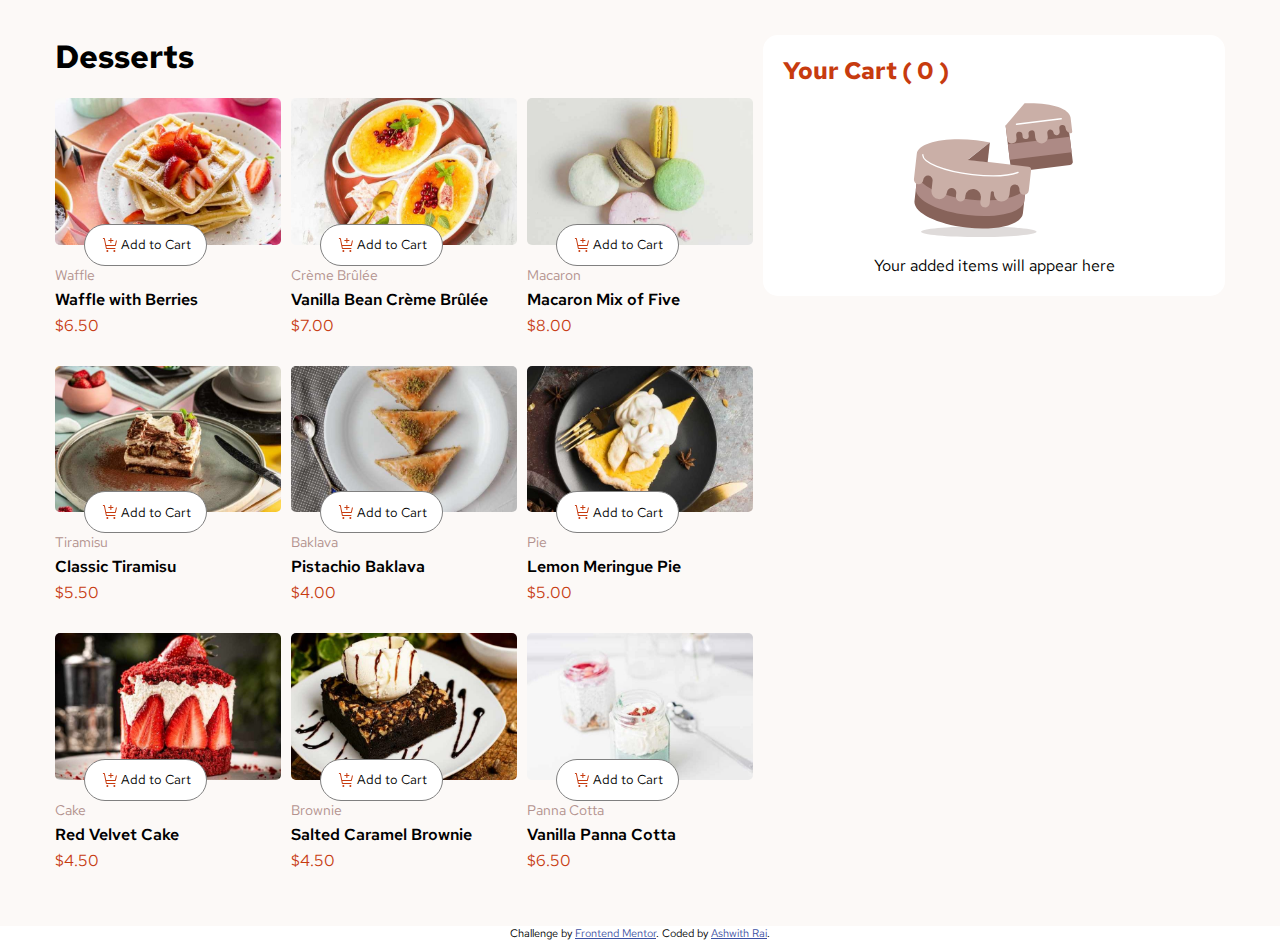
<file: index.html>
<!DOCTYPE html>
<html lang="en">

<head>
<script async src="https://pagead2.googlesyndication.com/pagead/js/adsbygoogle.js?client=ca-pub-6603452020198848"
     crossorigin="anonymous"></script>
  <meta charset="UTF-8">
  <meta name="viewport" content="width=device-width, initial-scale=1.0">
  <!-- displays site properly based on user's device -->

  <link rel="icon" type="image/png" sizes="32x32" href="./assets/images/favicon-32x32.png">
  <link rel="stylesheet" href="style.css">
  <title>Frontend Mentor | Product list with cart</title>

  <!-- Feel free to remove these styles or customise in your own stylesheet 👍 -->
  <style>
    .attribution {
      font-size: 11px;
      text-align: center;
    }

    .attribution a {
      color: hsl(228, 45%, 44%);
    }
  </style>
  <link rel="preconnect" href="https://fonts.googleapis.com">
  <link rel="preconnect" href="https://fonts.gstatic.com" crossorigin>
  <link href="https://fonts.googleapis.com/css2?family=Red+Hat+Text:ital,wght@0,300..700;1,300..700&display=swap"
    rel="stylesheet">
</head>

<body>
  <div class="orderConfirmedBanner" style="display: none;">
    <div class="orderComfirmedImg"><img src="./assets/images/icon-order-confirmed.svg" alt=""></div>
    <div class="orderConfirmedText">
      <h2>Order Confirmed</h2>
      <h4>We hope you Enjoy the food</h4>
    </div>
    <div class="ordersInfo">
      <!-- <div class="singleOrderInfo">
        <div class="dishImg"><img width="100px" src=".\assets\images\image-panna-cotta-desktop.jpg" alt=""></div>
        <div class="basicDishInfo">
          <div class="dishName">Pannir coftha</div>
          <div class="rateInfo">
            <div class="noOfItems">5</div>
            <div class="ratePerItem">5</div>
          </div>
        </div>
        <div class="totalRateOfDish">25</div>
      </div> -->
    </div>
    <div class="totalInfo">
      <p>Order Total</p>
      <div class="totalRate">0</div>
    </div>
    <div class="confirmOrderButton">Start New Order</div>
  </div>
  <main>
    <article>
      <h1>Desserts</h1>
      <section>
        <img src=".\assets\images\image-waffle-desktop.jpg"
        srcset=".\assets\images\image-waffle-mobile.jpg 640w" >
        <div class="name-list">
          <li>Waffle with Berries</li>
          <li>Waffle</li>
          <li>6.50</li>
        </div>
        <div class="add-to-cart unselectable">
          <img class="cart-icon" src=".\assets\images\icon-add-to-cart.svg">
          <img style="display: none;" class="plus" src="./assets/images/icon-increment-quantity copy.svg">
          <p>Add to Cart</p>
          <img style="display: none;" class="minus" src="./assets/images/icon-decrement-quantity.svg">
        </div>
      </section>
      <section>
        <img src=".\assets\images\image-creme-brulee-desktop.jpg"
        srcset=".\assets\images\image-creme-brulee-mobile.jpg 640w" >
        <div class="name-list">
          <li>Vanilla Bean Crème Brûlée</li>
          <li>Crème Brûlée</li>
          <li>7.00</li>
        </div>
        <div class="add-to-cart unselectable">
          <img class="cart-icon" src=".\assets\images\icon-add-to-cart.svg">
          <img style="display: none;" class="plus" src="./assets/images/icon-increment-quantity copy.svg">
          <p>Add to Cart</p>
          <img style="display: none;" class="minus" src="./assets/images/icon-decrement-quantity.svg">
        </div>
      </section>
      <section>
        <img src=".\assets\images\image-macaron-desktop.jpg"
        srcset=".\assets\images\image-macaron-mobile.jpg 640w" >
        <div class="name-list">
          <li>Macaron Mix of Five</li>
          <li>Macaron</li>
          <li>8.00</li>
        </div>
        <div class="add-to-cart unselectable">
          <img class="cart-icon" src=".\assets\images\icon-add-to-cart.svg">
          <img style="display: none;" class="plus" src="./assets/images/icon-increment-quantity copy.svg">
          <p>Add to Cart</p>
          <img style="display: none;" class="minus" src="./assets/images/icon-decrement-quantity.svg">
        </div>
      </section>
      <section>
        <img src=".\assets\images\image-tiramisu-desktop.jpg"
        srcset=".\assets\images\image-tiramisu-mobile.jpg 640w" >
        <div class="name-list">
          <li>Classic Tiramisu</li>
          <li>Tiramisu</li>
          <li>5.50</li>
        </div>
        <div class="add-to-cart unselectable">
          <img class="cart-icon" src=".\assets\images\icon-add-to-cart.svg">
          <img style="display: none;" class="plus" src="./assets/images/icon-increment-quantity copy.svg">
          <p>Add to Cart</p>
          <img style="display: none;" class="minus" src="./assets/images/icon-decrement-quantity.svg">
        </div>
      </section>
      <section>
        <img src=".\assets\images\image-baklava-desktop.jpg"
        srcset=".\assets\images\image-baklava-mobile.jpg 640w" >
        <div class="name-list">
          <li>Pistachio Baklava</li>
          <li>Baklava</li>
          <li>4.00</li>
        </div>
        <div class="add-to-cart unselectable">
          <img class="cart-icon" src=".\assets\images\icon-add-to-cart.svg">
          <img style="display: none;" class="plus" src="./assets/images/icon-increment-quantity copy.svg">
          <p>Add to Cart</p>
          <img style="display: none;" class="minus" src="./assets/images/icon-decrement-quantity.svg">
        </div>
      </section>
      <section>
        <img src=".\assets\images\image-meringue-desktop.jpg"
        srcset=".\assets\images\image-meringue-mobile.jpg 640w" >
        <div class="name-list">
          <li>Lemon Meringue Pie</li>
          <li>Pie</li>
          <li>5.00</li>
        </div>
        <div class="add-to-cart unselectable">
          <img class="cart-icon" src=".\assets\images\icon-add-to-cart.svg">
          <img style="display: none;" class="plus" src="./assets/images/icon-increment-quantity copy.svg">
          <p>Add to Cart</p>
          <img style="display: none;" class="minus" src="./assets/images/icon-decrement-quantity.svg">
        </div>
      </section>
      <section>
        <img src=".\assets\images\image-cake-desktop.jpg"
        srcset=".\assets\images\image-cake-mobile.jpg 640w" >
        <div class="name-list">
          <li>Red Velvet Cake</li>
          <li>Cake</li>
          <li>4.50</li>
        </div>
        <div class="add-to-cart unselectable">
          <img class="cart-icon" src=".\assets\images\icon-add-to-cart.svg">
          <img style="display: none;" class="plus" src="./assets/images/icon-increment-quantity copy.svg">
          <p>Add to Cart</p>
          <img style="display: none;" class="minus" src="./assets/images/icon-decrement-quantity.svg">
        </div>
      </section>
      <section>
        <img src=".\assets\images\image-brownie-desktop.jpg"
        srcset=".\assets\images\image-brownie-mobile.jpg 640w" >
        <div class="name-list">
          <li>Salted Caramel Brownie</li>
          <li>Brownie</li>
          <li>4.50</li>
        </div>
        <div class="add-to-cart unselectable">
          <img class="cart-icon" src=".\assets\images\icon-add-to-cart.svg">
          <img style="display: none;" class="plus" src="./assets/images/icon-increment-quantity copy.svg">
          <p>Add to Cart</p>
          <img style="display: none;" class="minus" src="./assets/images/icon-decrement-quantity.svg">
        </div>
      </section>
      <section>
        <img src=".\assets\images\image-panna-cotta-desktop.jpg"
        srcset=".\assets\images\image-panna-cotta-mobile.jpg 640w" >
        <div class="name-list">
          <li>Vanilla Panna Cotta</li>
          <li>Panna Cotta</li>
          <li>6.50</li>
        </div>
        <div class="add-to-cart unselectable">
          <img class="cart-icon" src=".\assets\images\icon-add-to-cart.svg">
          <img style="display: none;" class="plus" src="./assets/images/icon-increment-quantity copy.svg">
          <p>Add to Cart</p>
          <img style="display: none;" class="minus" src="./assets/images/icon-decrement-quantity.svg">
        </div>
      </section>
    </article>
    <aside>
      <div class="cart-details">
        <h2>Your Cart (
          <span class="totalItem">0</span>
          )
        </h2>
        <div class="onlyIfEmpty">
          <img class="emptyIllustration" src=".\assets\images\illustration-empty-cart.svg">
          <p>Your added items will appear here</p>
        </div>
        <!-- <div class="ifOrderExist">
          <div class="ordersInfo">
            <div class="singleOrderInfo">
              <div class="dishInfo">
                <div class="dishName"></div>
                <div class="rateInfo">
                  <div class="noOfItems"></div>
                  <div class="ratePerItem"></div>
                  <div class="totalRateOfDish"></div>
                </div>
              </div>
              <div class="cancelButton">
                <img src="./assets/images/icon-remove-item.svg" alt="remove icon" srcset=" 640w" >
              </div>
              <div class="totalInfo"></div>
              <div class="deliveryInfo"></div>
              <div class="confirmOrderButton"></div>
            </div> -->
        <div style="display: none;" class="ifOrderExist">
          <div class="ordersInfo">
          </div>
          <div class="totalInfo">
            <p>Order Total</p>
            <div class="totalRate"></div>
          </div>
          <div class="deliveryInfo">
            <div class="deliveryLogo"><img src=".\assets\images\icon-carbon-neutral.svg" alt="" src:=""></div>
            <p>This is a <b>carbon-neutral</b> delivery</p>
          </div>
          <div class="confirmOrderButton">Confirm Order</div>
        </div>
      </div>
    </aside>
  </main>
  <!-- this is the banner of order confiramtion -->

  <div class="attribution">
    Challenge by <a href="https://www.frontendmentor.io?ref=challenge">Frontend Mentor</a>.
    Coded by <a href="https://github.com/Rai-shwith" target='_blank'>Ashwith Rai</a>.
  </div>
  <script src="script.js"></script>
</body>

</html>
</file>
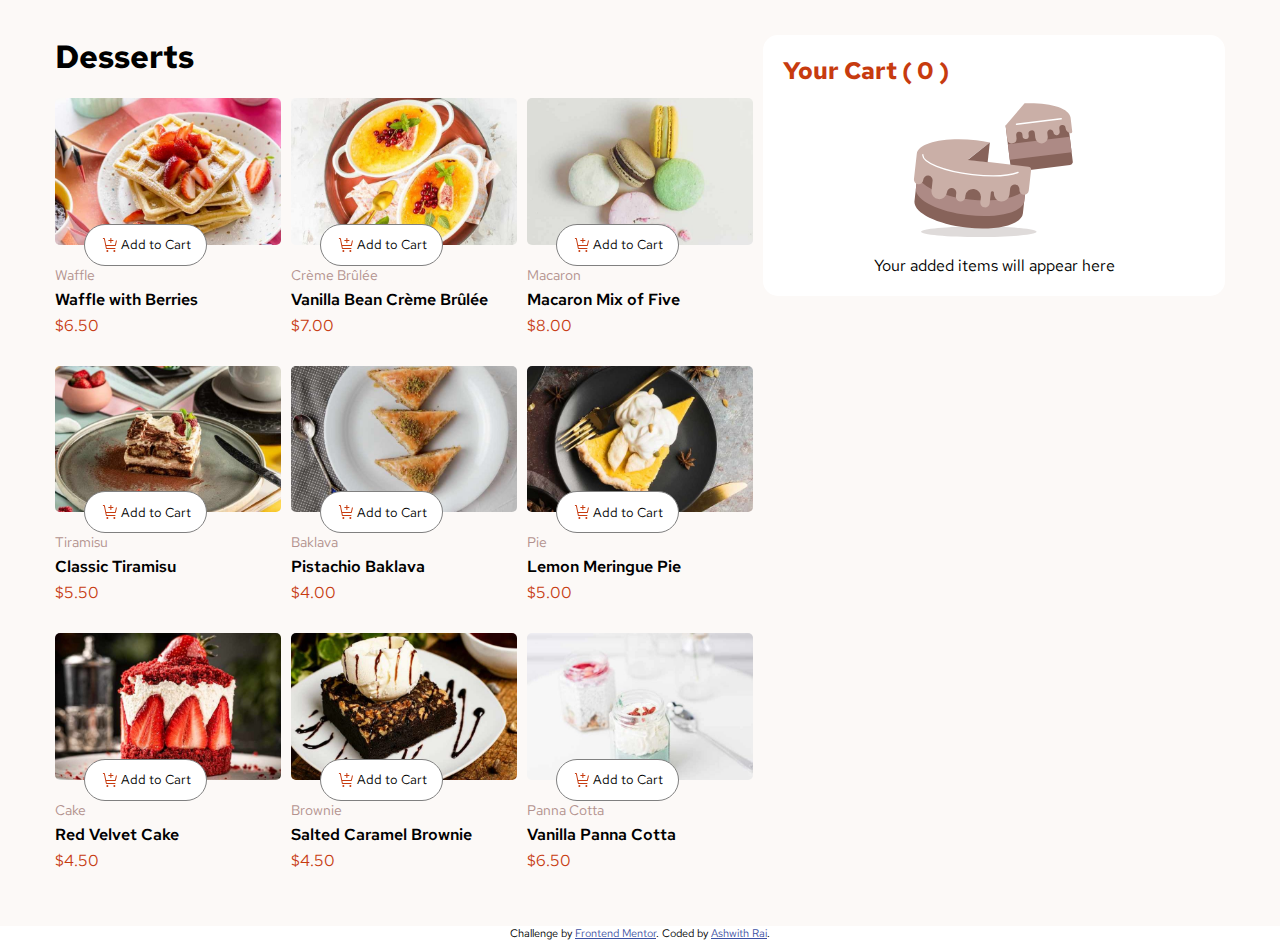
<file: product-list-with-cart-main/index.html>
<!DOCTYPE html>
<html lang="en">

<head>
  <meta charset="UTF-8">
  <meta name="viewport" content="width=device-width, initial-scale=1.0">
  <!-- displays site properly based on user's device -->

  <link rel="icon" type="image/png" sizes="32x32" href="./assets/images/favicon-32x32.png">
  <link rel="stylesheet" href="style.css">
  <title>Frontend Mentor | Product list with cart</title>

  <!-- Feel free to remove these styles or customise in your own stylesheet 👍 -->
  <style>
    .attribution {
      font-size: 11px;
      text-align: center;
    }

    .attribution a {
      color: hsl(228, 45%, 44%);
    }
  </style>
  <link rel="preconnect" href="https://fonts.googleapis.com">
  <link rel="preconnect" href="https://fonts.gstatic.com" crossorigin>
  <link href="https://fonts.googleapis.com/css2?family=Red+Hat+Text:ital,wght@0,300..700;1,300..700&display=swap"
    rel="stylesheet">
</head>

<body>
  <div class="orderConfirmedBanner" style="display: none;">
    <div class="orderComfirmedImg"><img src="./assets/images/icon-order-confirmed.svg" alt=""></div>
    <div class="orderConfirmedText">
      <h2>Order Confirmed</h2>
      <h4>We hope you Enjoy the food</h4>
    </div>
    <div class="ordersInfo">
      <!-- <div class="singleOrderInfo">
        <div class="dishImg"><img width="100px" src=".\assets\images\image-panna-cotta-desktop.jpg" alt=""></div>
        <div class="basicDishInfo">
          <div class="dishName">Pannir coftha</div>
          <div class="rateInfo">
            <div class="noOfItems">5</div>
            <div class="ratePerItem">5</div>
          </div>
        </div>
        <div class="totalRateOfDish">25</div>
      </div> -->
    </div>
    <div class="totalInfo">
      <p>Order Total</p>
      <div class="totalRate">0</div>
    </div>
    <div class="confirmOrderButton">Start New Order</div>
  </div>
  <main>
    <article>
      <h1>Desserts</h1>
      <section>
        <img src=".\assets\images\image-waffle-desktop.jpg"
        srcset=".\assets\images\image-waffle-mobile.jpg 640w" >
        <div class="name-list">
          <li>Waffle with Berries</li>
          <li>Waffle</li>
          <li>6.50</li>
        </div>
        <div class="add-to-cart unselectable">
          <img class="cart-icon" src=".\assets\images\icon-add-to-cart.svg">
          <img style="display: none;" class="plus" src="./assets/images/icon-increment-quantity copy.svg">
          <p>Add to Cart</p>
          <img style="display: none;" class="minus" src="./assets/images/icon-decrement-quantity.svg">
        </div>
      </section>
      <section>
        <img src=".\assets\images\image-creme-brulee-desktop.jpg"
        srcset=".\assets\images\image-creme-brulee-mobile.jpg 640w" >
        <div class="name-list">
          <li>Vanilla Bean Crème Brûlée</li>
          <li>Crème Brûlée</li>
          <li>7.00</li>
        </div>
        <div class="add-to-cart unselectable">
          <img class="cart-icon" src=".\assets\images\icon-add-to-cart.svg">
          <img style="display: none;" class="plus" src="./assets/images/icon-increment-quantity copy.svg">
          <p>Add to Cart</p>
          <img style="display: none;" class="minus" src="./assets/images/icon-decrement-quantity.svg">
        </div>
      </section>
      <section>
        <img src=".\assets\images\image-macaron-desktop.jpg"
        srcset=".\assets\images\image-macaron-mobile.jpg 640w" >
        <div class="name-list">
          <li>Macaron Mix of Five</li>
          <li>Macaron</li>
          <li>8.00</li>
        </div>
        <div class="add-to-cart unselectable">
          <img class="cart-icon" src=".\assets\images\icon-add-to-cart.svg">
          <img style="display: none;" class="plus" src="./assets/images/icon-increment-quantity copy.svg">
          <p>Add to Cart</p>
          <img style="display: none;" class="minus" src="./assets/images/icon-decrement-quantity.svg">
        </div>
      </section>
      <section>
        <img src=".\assets\images\image-tiramisu-desktop.jpg"
        srcset=".\assets\images\image-tiramisu-mobile.jpg 640w" >
        <div class="name-list">
          <li>Classic Tiramisu</li>
          <li>Tiramisu</li>
          <li>5.50</li>
        </div>
        <div class="add-to-cart unselectable">
          <img class="cart-icon" src=".\assets\images\icon-add-to-cart.svg">
          <img style="display: none;" class="plus" src="./assets/images/icon-increment-quantity copy.svg">
          <p>Add to Cart</p>
          <img style="display: none;" class="minus" src="./assets/images/icon-decrement-quantity.svg">
        </div>
      </section>
      <section>
        <img src=".\assets\images\image-baklava-desktop.jpg"
        srcset=".\assets\images\image-baklava-mobile.jpg 640w" >
        <div class="name-list">
          <li>Pistachio Baklava</li>
          <li>Baklava</li>
          <li>4.00</li>
        </div>
        <div class="add-to-cart unselectable">
          <img class="cart-icon" src=".\assets\images\icon-add-to-cart.svg">
          <img style="display: none;" class="plus" src="./assets/images/icon-increment-quantity copy.svg">
          <p>Add to Cart</p>
          <img style="display: none;" class="minus" src="./assets/images/icon-decrement-quantity.svg">
        </div>
      </section>
      <section>
        <img src=".\assets\images\image-meringue-desktop.jpg"
        srcset=".\assets\images\image-meringue-mobile.jpg 640w" >
        <div class="name-list">
          <li>Lemon Meringue Pie</li>
          <li>Pie</li>
          <li>5.00</li>
        </div>
        <div class="add-to-cart unselectable">
          <img class="cart-icon" src=".\assets\images\icon-add-to-cart.svg">
          <img style="display: none;" class="plus" src="./assets/images/icon-increment-quantity copy.svg">
          <p>Add to Cart</p>
          <img style="display: none;" class="minus" src="./assets/images/icon-decrement-quantity.svg">
        </div>
      </section>
      <section>
        <img src=".\assets\images\image-cake-desktop.jpg"
        srcset=".\assets\images\image-cake-mobile.jpg 640w" >
        <div class="name-list">
          <li>Red Velvet Cake</li>
          <li>Cake</li>
          <li>4.50</li>
        </div>
        <div class="add-to-cart unselectable">
          <img class="cart-icon" src=".\assets\images\icon-add-to-cart.svg">
          <img style="display: none;" class="plus" src="./assets/images/icon-increment-quantity copy.svg">
          <p>Add to Cart</p>
          <img style="display: none;" class="minus" src="./assets/images/icon-decrement-quantity.svg">
        </div>
      </section>
      <section>
        <img src=".\assets\images\image-brownie-desktop.jpg"
        srcset=".\assets\images\image-brownie-mobile.jpg 640w" >
        <div class="name-list">
          <li>Salted Caramel Brownie</li>
          <li>Brownie</li>
          <li>4.50</li>
        </div>
        <div class="add-to-cart unselectable">
          <img class="cart-icon" src=".\assets\images\icon-add-to-cart.svg">
          <img style="display: none;" class="plus" src="./assets/images/icon-increment-quantity copy.svg">
          <p>Add to Cart</p>
          <img style="display: none;" class="minus" src="./assets/images/icon-decrement-quantity.svg">
        </div>
      </section>
      <section>
        <img src=".\assets\images\image-panna-cotta-desktop.jpg"
        srcset=".\assets\images\image-panna-cotta-mobile.jpg 640w" >
        <div class="name-list">
          <li>Vanilla Panna Cotta</li>
          <li>Panna Cotta</li>
          <li>6.50</li>
        </div>
        <div class="add-to-cart unselectable">
          <img class="cart-icon" src=".\assets\images\icon-add-to-cart.svg">
          <img style="display: none;" class="plus" src="./assets/images/icon-increment-quantity copy.svg">
          <p>Add to Cart</p>
          <img style="display: none;" class="minus" src="./assets/images/icon-decrement-quantity.svg">
        </div>
      </section>
    </article>
    <aside>
      <div class="cart-details">
        <h2>Your Cart (
          <span class="totalItem">0</span>
          )
        </h2>
        <div class="onlyIfEmpty">
          <img class="emptyIllustration" src=".\assets\images\illustration-empty-cart.svg">
          <p>Your added items will appear here</p>
        </div>
        <!-- <div class="ifOrderExist">
          <div class="ordersInfo">
            <div class="singleOrderInfo">
              <div class="dishInfo">
                <div class="dishName"></div>
                <div class="rateInfo">
                  <div class="noOfItems"></div>
                  <div class="ratePerItem"></div>
                  <div class="totalRateOfDish"></div>
                </div>
              </div>
              <div class="cancelButton">
                <img src="./assets/images/icon-remove-item.svg" alt="remove icon" srcset=" 640w" >
              </div>
              <div class="totalInfo"></div>
              <div class="deliveryInfo"></div>
              <div class="confirmOrderButton"></div>
            </div> -->
        <div style="display: none;" class="ifOrderExist">
          <div class="ordersInfo">
          </div>
          <div class="totalInfo">
            <p>Order Total</p>
            <div class="totalRate"></div>
          </div>
          <div class="deliveryInfo">
            <div class="deliveryLogo"><img src=".\assets\images\icon-carbon-neutral.svg" alt="" src:=""></div>
            <p>This is a <b>carbon-neutral</b> delivery</p>
          </div>
          <div class="confirmOrderButton">Confirm Order</div>
        </div>
      </div>
    </aside>
  </main>
  <!-- this is the banner of order confiramtion -->

  <div class="attribution">
    Challenge by <a href="https://www.frontendmentor.io?ref=challenge">Frontend Mentor</a>.
    Coded by <a href="https://github.com/Rai-shwith" target='_blank'>Ashwith Rai</a>.
  </div>
  <script src="script.js"></script>
</body>

</html>
</file>
<file: style.css>
body {
    font-family: "Red Hat Text", sans-serif;
}

* {
    margin: 0;
    padding: 0;
}

main {
    padding: 30px 50px;
    font-size: 16px;
    background-color: hsl(20, 50%, 98%);
    display: grid;
    grid-template-columns: 1fr 1fr 1fr 1fr 1fr;
    align-items: start;
}

aside {
    padding: 5px;
    grid-column: 4/-1;
}

h1 {
    font-size: xx-large;
    padding-bottom: 10px;
    font-weight: 700;
    grid-column: 1/-1;
}

article {
    grid-column: 1/4;
    display: grid;
    grid-template-columns: repeat(3, 1fr);
    gap: 10px;
    padding: 5px;
}

section {
    position: relative;
    background-color: inherit;
}

section img {
    max-width: 100%;
    height: auto;
    display: block;
    border-radius: 5px;
}

section img:first-child {
    box-sizing: border-box;
}

.name-list {
    margin: 20px 0;
    display: flex;
    flex-direction: column;
    justify-content: center;
    gap: 5px;
}

li {
    list-style: none;
}

.name-list li:nth-child(2) {
    color: hsl(7deg 19.82% 62.88%);
    order: -1;
    font-size: 0.9em;
}

.name-list li:first-child {
    font-weight: 600;
}

.name-list li:last-child {
    color: #C73B0F;
}

.name-list li:last-child::before {
    content: "$";
}

.add-to-cart {
    cursor: pointer;
    display: flex;
    position: absolute;
    align-items: center;
    bottom: 90px;
    right: 74px;
    border: 1px solid gray;
    padding: 10px 15px;
    white-space: nowrap;
    font-size: 0.8em;
    border-radius: 30px;
    background-color: white;
    justify-content: space-around;
    min-width: 40%;
    min-height: 6%;
}

.add-to-cart .cart-icon {
    transform: scale(0.8);
}


.cart-details {
    background-color: white;
    padding: 20px;
    min-height: 100px;
    display: flex;
    flex-direction: column;
    justify-content: flex-start;
    border-radius: 15px;
}

.cart-details .onlyIfEmpty p {
    text-align: center;
}

.emptyIllustration {
    width: 40%;
    margin: auto auto;
}

h2 {
    color: #C73B0F;
}

.plus,
.minus {
    border: 1px solid white;
    padding: 5px;
    border-radius: 50%;
    height: 10px;
    width: 10px;
}

.unselectable {
    -webkit-user-select: none;
    /* Safari */
    -moz-user-select: none;
    /* Firefox */
    -ms-user-select: none;
    /* Internet Explorer/Edge */
    user-select: none;
    /* Non-prefixed version */
}

.onlyIfEmpty {
    display: flex;
    flex-direction: column;
    justify-content: center;
    align-items: center;
}

.ifOrderExist {
    display: flex;
    flex-direction: column;
}

.ordersInfo {
    display: flex;
    flex-direction: column;
    margin: 25px 0;
}

.singleOrderInfo {
    display: flex;
    justify-content: space-between;
    padding: 15px 0;
    border-bottom: 1px solid rgb(218, 210, 210);
}

.dishInfo {
    display: flex;
    flex-direction: column;
    gap: 10px;
}

.dishName {
    font-weight: 600;
}

.rateInfo {
    display: flex;
    justify-content: space-between;
    gap: 15px;
}

.totalInfo {
    display: flex;
    justify-content: space-between;
    margin: 20px 0;
    align-items: center;
}

.deliveryInfo {
    display: flex;
    justify-content: center;
    align-items: center;
    gap: 5px;
    background-color: hsl(0, 45%, 98%);
    padding: 10px;
    border-radius: 10px;
}

.confirmOrderButton {
    padding: 20px 0;
    width: 100%;
    background-color: #C73B0F;
    text-align: center;
    border-radius: 50px;
    margin: 20px 0;
    color: white;
}

.confirmOrderButton:active {
    background-color: #952c0c;
}

.noOfItems {
    color: #C73B0F;
}

.noOfItems::after {
    content: 'x';
}

.ratePerItem {
    color: rgb(59, 59, 59);
}

.ratePerItem::before {
    content: '@$';
}

.totalRateOfDish::before {
    content: '$';
}

.totalRateOfDish {
    font-weight: 400;
}

.cancelButton {
    border: 1px solid #CAAFA7;
    padding: 5px;
    border-radius: 50%;
    height: 10px;
    width: 10px;
    display: grid;
    place-items: center;
    cursor: pointer;
}

.totalRate {
    font-weight: 900;
    font-size: 2rem;
}

.totalRate::before {
    content: '$';
}

.orderConfirmedBanner {
    position: absolute;
    top: 37vh;
    left: 30vw;
    background-color: white;
    z-index: 999;
    min-width: 30vw;
    padding: 30px;
}
.orderConfirmedBanner h2 {
    color: black;
}

.orderConfirmedBanner h4 {
    opacity: 0.3;
}

.orderConfirmedBanner .ordersInfo {
    background-color: hsl(0, 45%, 98%);
    border-radius: 15px 15px 0 0;
    padding: 0 30px;
    margin-bottom: 0;
}

.orderConfirmedBanner .totalInfo {
    margin-top: 0;
    background-color: hsl(0, 45%, 98%);
    padding: 25px;
    border-radius: 0 0 15px 15px;
}

.orderConfirmedBanner .ordersInfo .dishImg {
    height: 50px;
    width: 50px;
}

.dishImg img {
    height: 100%;
    width: 100%;
    border-radius: 5px;
}

.orderConfirmedBanner .ordersInfo .totalRateOfDish {
    font-size: 1.3rem;
    font-weight: 500;
}

.orderConfirmedBanner .basicDishInfo {
    margin-right: auto;
    margin-left: 10px;
}

.basicDishInfo .rateInfo {
    justify-content: flex-start;
    gap: 20px;
}

@media (width<=640px) {
   *{
    -webkit-tap-highlight-color: transparent;
    /* For non-WebKit browsers */
    outline: none;
}
    main{
        display: flex;
        flex-direction: column;
        padding: 15px;
        align-items:center;
    }
    article {
        grid-column: 1/4;
        display: flex;
        grid-template-columns: repeat(3, 1fr);
        gap: 10px;
        padding: 5px;
        flex-direction: column;
      }
      .add-to-cart{
        bottom: 90px;
        justify-content: space-evenly;
      }
      .orderConfirmedBanner {
        min-height: 80vh;
        position: sticky;
        transform: none;
        top: 20vh;
        left: auto;
        bottom: -100vh;
        background-color: white;
        z-index: 999;
        width: 90vw;
        padding: 0 0 20px 0;
        margin: 0 auto;
        transition: bottom 0.3s ease-in-out; /* Smooth transition for 'bottom' property */
    }
    
    /* Show the banner when it's active */
    .orderConfirmedBanner.active {
      bottom: 0; /* Bring the banner up to its final position */
    }
   .orderConfirmedBanner .confirmOrderButton{
    margin-bottom: 20px;
   }
}
</file>
<file: product-list-with-cart-main/style.css>
body {
    font-family: "Red Hat Text", sans-serif;
}

* {
    margin: 0;
    padding: 0;
}

main {
    padding: 30px 50px;
    font-size: 16px;
    background-color: hsl(20, 50%, 98%);
    display: grid;
    grid-template-columns: 1fr 1fr 1fr 1fr 1fr;
    align-items: start;
}

aside {
    padding: 5px;
    grid-column: 4/-1;
}

h1 {
    font-size: xx-large;
    padding-bottom: 10px;
    font-weight: 700;
    grid-column: 1/-1;
}

article {
    grid-column: 1/4;
    display: grid;
    grid-template-columns: repeat(3, 1fr);
    gap: 10px;
    padding: 5px;
}

section {
    position: relative;
    background-color: inherit;
}

section img {
    max-width: 100%;
    height: auto;
    display: block;
    border-radius: 5px;
}

section img:first-child {
    box-sizing: border-box;
}

.name-list {
    margin: 20px 0;
    display: flex;
    flex-direction: column;
    justify-content: center;
    gap: 5px;
}

li {
    list-style: none;
}

.name-list li:nth-child(2) {
    color: hsl(7deg 19.82% 62.88%);
    order: -1;
    font-size: 0.9em;
}

.name-list li:first-child {
    font-weight: 600;
}

.name-list li:last-child {
    color: #C73B0F;
}

.name-list li:last-child::before {
    content: "$";
}

.add-to-cart {
    cursor: pointer;
    display: flex;
    position: absolute;
    align-items: center;
    bottom: 90px;
    right: 74px;
    border: 1px solid gray;
    padding: 10px 15px;
    white-space: nowrap;
    font-size: 0.8em;
    border-radius: 30px;
    background-color: white;
    justify-content: space-around;
    min-width: 40%;
    min-height: 6%;
}

.add-to-cart .cart-icon {
    transform: scale(0.8);
}


.cart-details {
    background-color: white;
    padding: 20px;
    min-height: 100px;
    display: flex;
    flex-direction: column;
    justify-content: flex-start;
    border-radius: 15px;
}

.cart-details .onlyIfEmpty p {
    text-align: center;
}

.emptyIllustration {
    width: 40%;
    margin: auto auto;
}

h2 {
    color: #C73B0F;
}

.plus,
.minus {
    border: 1px solid white;
    padding: 5px;
    border-radius: 50%;
    height: 10px;
    width: 10px;
}

.unselectable {
    -webkit-user-select: none;
    /* Safari */
    -moz-user-select: none;
    /* Firefox */
    -ms-user-select: none;
    /* Internet Explorer/Edge */
    user-select: none;
    /* Non-prefixed version */
}

.onlyIfEmpty {
    display: flex;
    flex-direction: column;
    justify-content: center;
    align-items: center;
}

.ifOrderExist {
    display: flex;
    flex-direction: column;
}

.ordersInfo {
    display: flex;
    flex-direction: column;
    margin: 25px 0;
}

.singleOrderInfo {
    display: flex;
    justify-content: space-between;
    padding: 15px 0;
    border-bottom: 1px solid rgb(218, 210, 210);
}

.dishInfo {
    display: flex;
    flex-direction: column;
    gap: 10px;
}

.dishName {
    font-weight: 600;
}

.rateInfo {
    display: flex;
    justify-content: space-between;
    gap: 15px;
}

.totalInfo {
    display: flex;
    justify-content: space-between;
    margin: 20px 0;
    align-items: center;
}

.deliveryInfo {
    display: flex;
    justify-content: center;
    align-items: center;
    gap: 5px;
    background-color: hsl(0, 45%, 98%);
    padding: 10px;
    border-radius: 10px;
}

.confirmOrderButton {
    padding: 20px 0;
    width: 100%;
    background-color: #C73B0F;
    text-align: center;
    border-radius: 50px;
    margin: 20px 0;
    color: white;
}

.confirmOrderButton:active {
    background-color: #952c0c;
}

.noOfItems {
    color: #C73B0F;
}

.noOfItems::after {
    content: 'x';
}

.ratePerItem {
    color: rgb(59, 59, 59);
}

.ratePerItem::before {
    content: '@$';
}

.totalRateOfDish::before {
    content: '$';
}

.totalRateOfDish {
    font-weight: 400;
}

.cancelButton {
    border: 1px solid #CAAFA7;
    padding: 5px;
    border-radius: 50%;
    height: 10px;
    width: 10px;
    display: grid;
    place-items: center;
    cursor: pointer;
}

.totalRate {
    font-weight: 900;
    font-size: 2rem;
}

.totalRate::before {
    content: '$';
}

.orderConfirmedBanner {
    position: absolute;
    top: 37vh;
    left: 30vw;
    background-color: white;
    z-index: 999;
    min-width: 30vw;
    padding: 30px;
}
.orderConfirmedBanner h2 {
    color: black;
}

.orderConfirmedBanner h4 {
    opacity: 0.3;
}

.orderConfirmedBanner .ordersInfo {
    background-color: hsl(0, 45%, 98%);
    border-radius: 15px 15px 0 0;
    padding: 0 30px;
    margin-bottom: 0;
}

.orderConfirmedBanner .totalInfo {
    margin-top: 0;
    background-color: hsl(0, 45%, 98%);
    padding: 25px;
    border-radius: 0 0 15px 15px;
}

.orderConfirmedBanner .ordersInfo .dishImg {
    height: 50px;
    width: 50px;
}

.dishImg img {
    height: 100%;
    width: 100%;
    border-radius: 5px;
}

.orderConfirmedBanner .ordersInfo .totalRateOfDish {
    font-size: 1.3rem;
    font-weight: 500;
}

.orderConfirmedBanner .basicDishInfo {
    margin-right: auto;
    margin-left: 10px;
}

.basicDishInfo .rateInfo {
    justify-content: flex-start;
    gap: 20px;
}

@media (width<=640px) {
    main{
        display: flex;
        flex-direction: column;
        padding: 15px;
        align-items:center;
    }
    article {
        grid-column: 1/4;
        display: flex;
        grid-template-columns: repeat(3, 1fr);
        gap: 10px;
        padding: 5px;
        flex-direction: column;
      }
      .add-to-cart{
        bottom: 90px;
        justify-content: space-evenly;
      }
      .orderConfirmedBanner {
        min-height: 80vh;
        position: sticky;
        transform: none;
        top: 20vh;
        left: auto;
        bottom: -100vh;
        background-color: white;
        z-index: 999;
        width: 90vw;
        padding: 0 0 20px 0;
        margin: 0 auto;
        transition: bottom 0.3s ease-in-out; /* Smooth transition for 'bottom' property */
    }
    
    /* Show the banner when it's active */
    .orderConfirmedBanner.active {
      bottom: 0; /* Bring the banner up to its final position */
    }
   .orderConfirmedBanner .confirmOrderButton{
    margin-bottom: 20px;
   }
}
</file>
